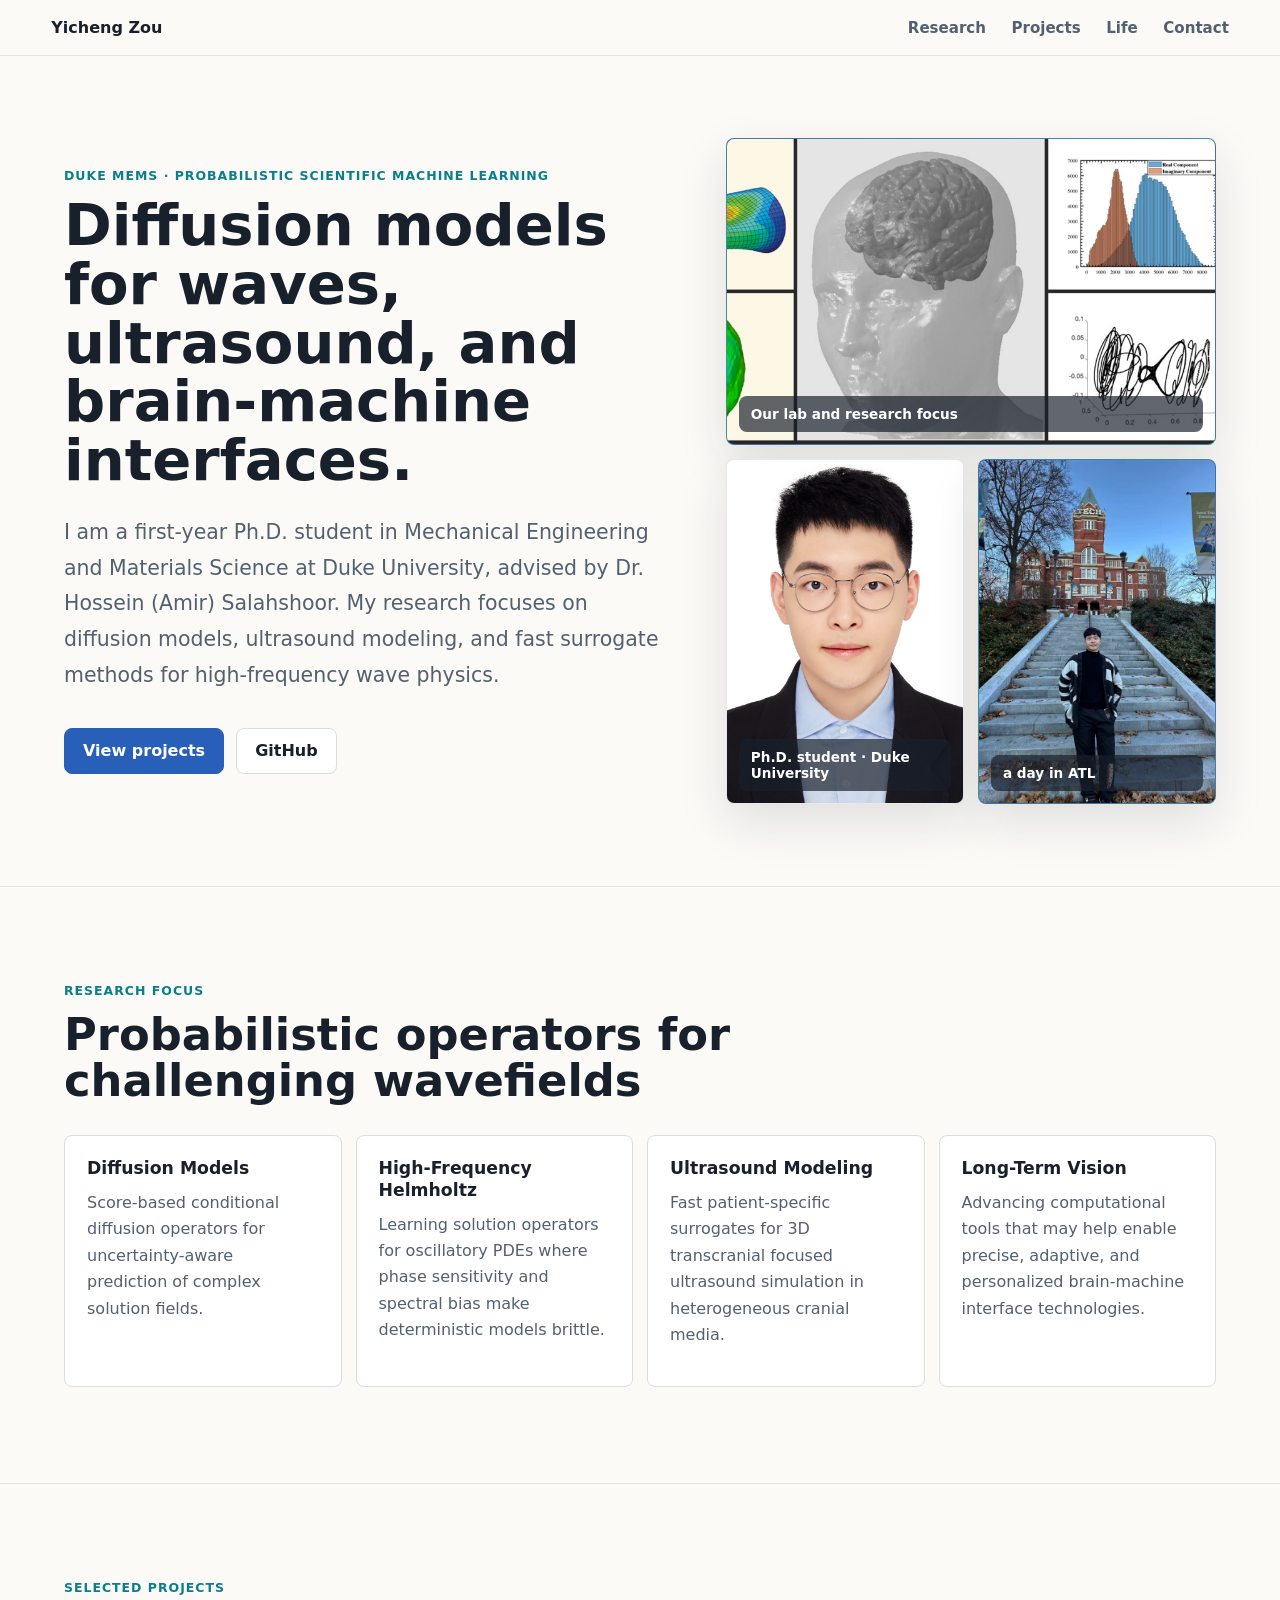
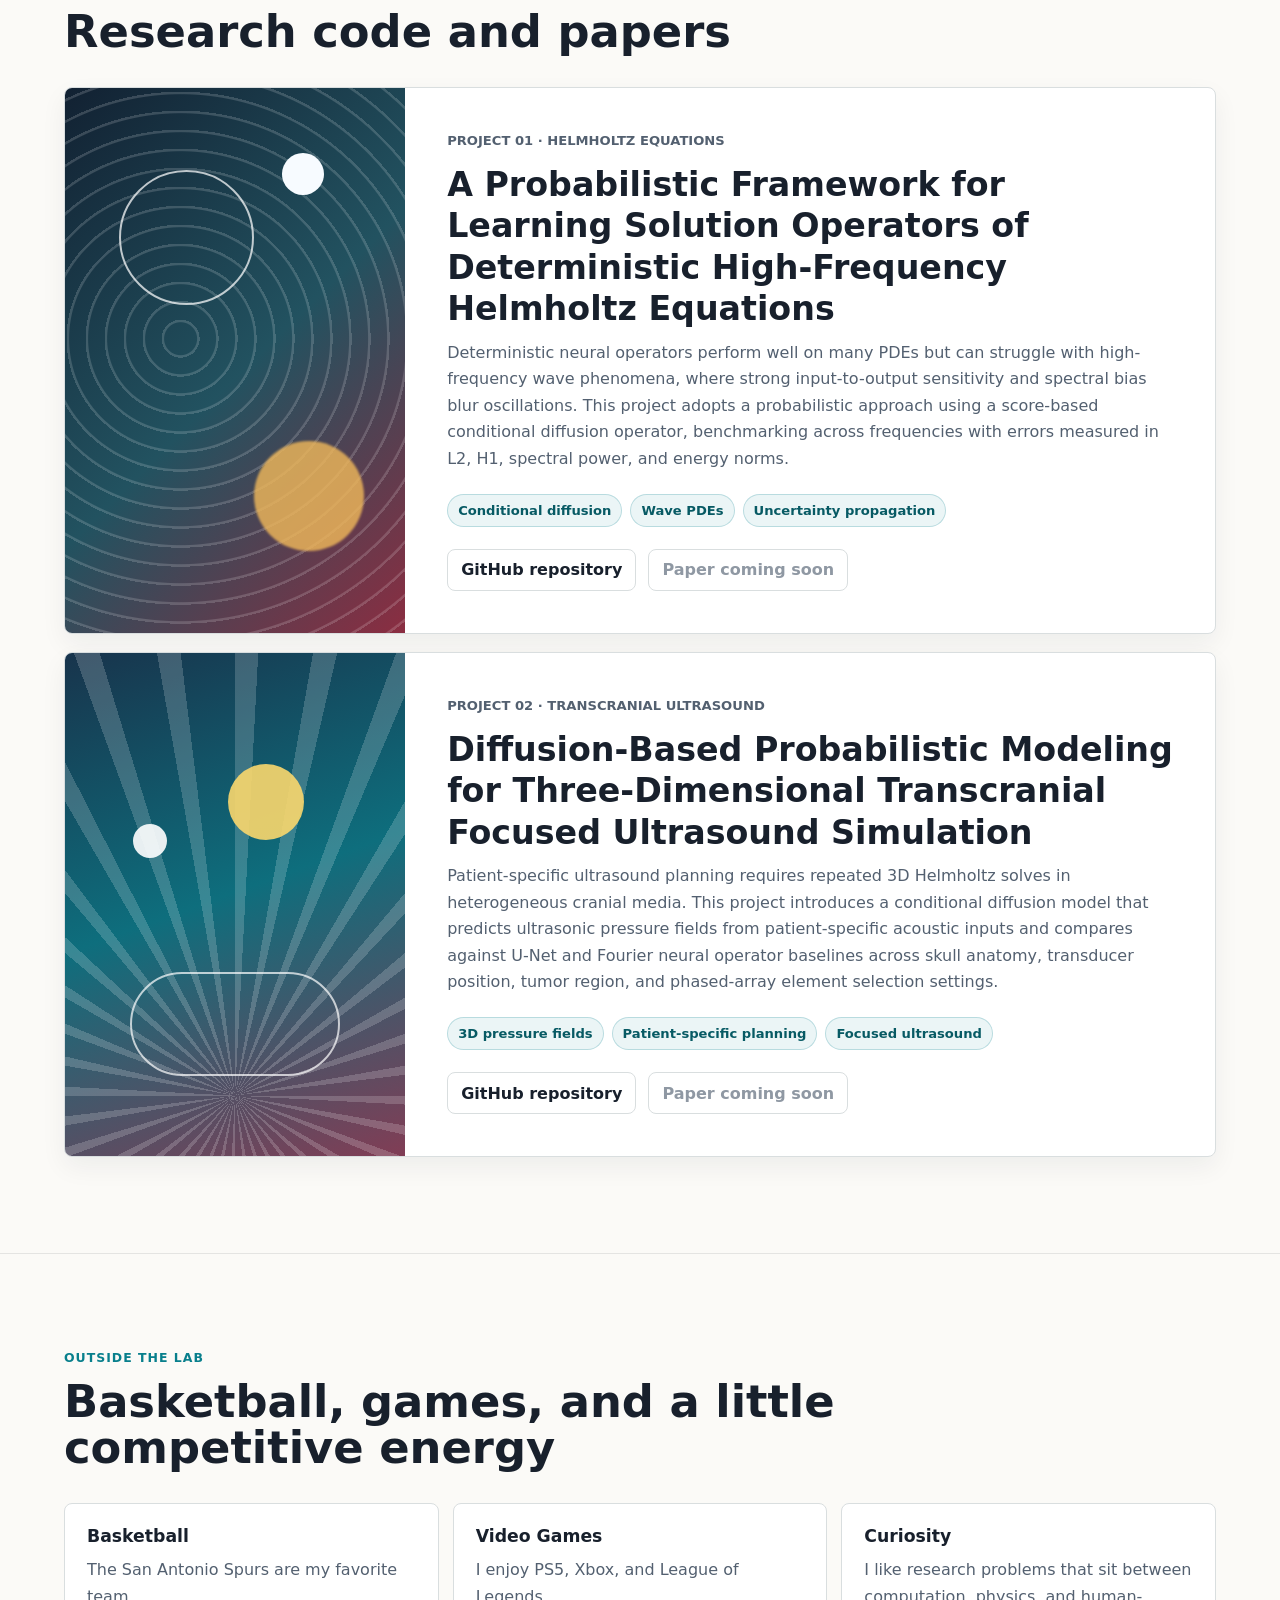
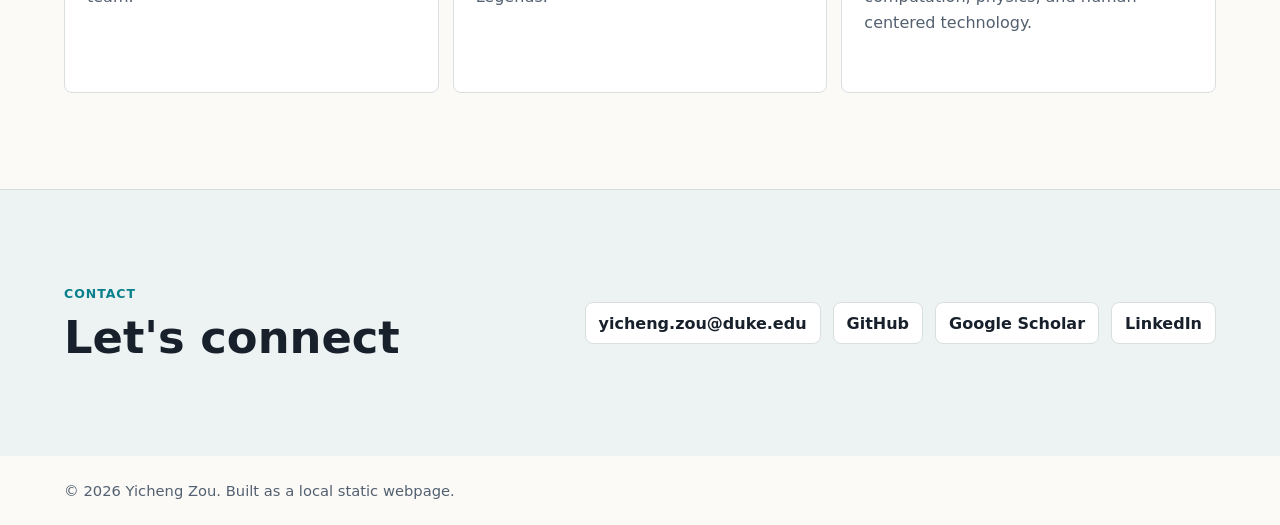
<file: index.html>
<!doctype html>
<html lang="en">
  <head>
    <meta charset="utf-8" />
    <meta name="viewport" content="width=device-width, initial-scale=1" />
    <title>Yicheng Zou | Ph.D. Research Portfolio</title>
    <meta
      name="description"
      content="Personal research portfolio for a Duke Mechanical Engineering and Materials Science Ph.D. student working on diffusion models, Helmholtz equations, and ultrasound modeling."
    />
    <link rel="stylesheet" href="styles.css?v=8" />
  </head>
  <body>
    <header class="site-header">
      <a class="brand" href="#top" aria-label="Home">Yicheng Zou</a>
      <nav aria-label="Primary navigation">
        <a href="#research">Research</a>
        <a href="#projects">Projects</a>
        <a href="#life">Life</a>
        <a href="#contact">Contact</a>
      </nav>
    </header>

    <main id="top">
      <section class="hero" aria-labelledby="hero-title">
        <div class="hero-copy">
          <p class="eyebrow">Duke MEMS &middot; Probabilistic scientific machine learning</p>
          <h1 id="hero-title">Diffusion models for waves, ultrasound, and brain-machine interfaces.</h1>
          <p class="intro">
            I am a first-year Ph.D. student in Mechanical Engineering and Materials Science at Duke University,
            advised by Dr. Hossein (Amir) Salahshoor. My research focuses on diffusion models, ultrasound modeling,
            and fast surrogate methods for high-frequency wave physics.
          </p>
          <div class="hero-actions" aria-label="Profile links">
            <a class="button primary" href="#projects">View projects</a>
            <a class="button secondary" href="https://github.com/YichengZou626" target="_blank" rel="noreferrer">
              GitHub
            </a>
          </div>
        </div>

        <div class="photo-board" aria-label="Photo gallery">
          <figure class="photo-card lab-photo">
            <img src="images/lab.jpg" alt="Lab photo" />
            <figcaption>Our lab and research focus</figcaption>
          </figure>
          <figure class="photo-card profile-photo">
            <img src="images/profile.JPG" alt="Portrait photo of Yicheng Zou" />
            <figcaption>Ph.D. student &middot; Duke University</figcaption>
          </figure>
          <figure class="photo-card life-photo">
            <img src="images/life.JPG" alt="Personal life selfie photo" />
            <figcaption>a day in ATL</figcaption>
          </figure>
        </div>
      </section>

      <section id="research" class="section research-section" aria-labelledby="research-title">
        <div class="section-heading">
          <p class="eyebrow">Research Focus</p>
          <h2 id="research-title">Probabilistic operators for challenging wavefields</h2>
        </div>
        <div class="research-grid">
          <article>
            <h3>Diffusion Models</h3>
            <p>
              Score-based conditional diffusion operators for uncertainty-aware prediction of complex solution fields.
            </p>
          </article>
          <article>
            <h3>High-Frequency Helmholtz</h3>
            <p>
              Learning solution operators for oscillatory PDEs where phase sensitivity and spectral bias make
              deterministic models brittle.
            </p>
          </article>
          <article>
            <h3>Ultrasound Modeling</h3>
            <p>
              Fast patient-specific surrogates for 3D transcranial focused ultrasound simulation in heterogeneous
              cranial media.
            </p>
          </article>
          <article>
            <h3>Long-Term Vision</h3>
            <p>
              Advancing computational tools that may help enable precise, adaptive, and personalized brain-machine
              interface technologies.
            </p>
          </article>
        </div>
      </section>

      <section id="projects" class="section projects-section" aria-labelledby="projects-title">
        <div class="section-heading">
          <p class="eyebrow">Selected Projects</p>
          <h2 id="projects-title">Research code and papers</h2>
        </div>

        <div class="projects">
          <article class="project-card">
            <div class="project-visual helmholtz-visual" aria-hidden="true">
              <span></span>
              <span></span>
              <span></span>
            </div>
            <div class="project-body">
              <p class="project-kicker">Project 01 &middot; Helmholtz equations</p>
              <h3>A Probabilistic Framework for Learning Solution Operators of Deterministic High-Frequency Helmholtz Equations</h3>
              <p>
                Deterministic neural operators perform well on many PDEs but can struggle with high-frequency wave
                phenomena, where strong input-to-output sensitivity and spectral bias blur oscillations. This project
                adopts a probabilistic approach using a score-based conditional diffusion operator, benchmarking across
                frequencies with errors measured in L2, H1, spectral power, and energy norms.
              </p>
              <div class="metric-row" aria-label="Project strengths">
                <span>Conditional diffusion</span>
                <span>Wave PDEs</span>
                <span>Uncertainty propagation</span>
              </div>
              <div class="project-links">
                <a href="https://github.com/YichengZou626/Diffusion-Model-for-High-Frequency-Helmholtz" target="_blank" rel="noreferrer">
                  GitHub repository
                </a>
                <span class="inactive-link">Paper coming soon</span>
              </div>
            </div>
          </article>

          <article class="project-card">
            <div class="project-visual ultrasound-visual" aria-hidden="true">
              <span></span>
              <span></span>
              <span></span>
            </div>
            <div class="project-body">
              <p class="project-kicker">Project 02 &middot; Transcranial ultrasound</p>
              <h3>Diffusion-Based Probabilistic Modeling for Three-Dimensional Transcranial Focused Ultrasound Simulation</h3>
              <p>
                Patient-specific ultrasound planning requires repeated 3D Helmholtz solves in heterogeneous cranial
                media. This project introduces a conditional diffusion model that predicts ultrasonic pressure fields
                from patient-specific acoustic inputs and compares against U-Net and Fourier neural operator baselines
                across skull anatomy, transducer position, tumor region, and phased-array element selection settings.
              </p>
              <div class="metric-row" aria-label="Project strengths">
                <span>3D pressure fields</span>
                <span>Patient-specific planning</span>
                <span>Focused ultrasound</span>
              </div>
              <div class="project-links">
                <a href="https://github.com/YichengZou626/diffusion-probabilistic-3d-tfUS-simulation" target="_blank" rel="noreferrer">
                  GitHub repository
                </a>
                <span class="inactive-link">Paper coming soon</span>
              </div>
            </div>
          </article>
        </div>
      </section>

      <section id="life" class="section life-section" aria-labelledby="life-title">
        <div class="section-heading">
          <p class="eyebrow">Outside the Lab</p>
          <h2 id="life-title">Basketball, games, and a little competitive energy</h2>
        </div>
        <div class="life-grid">
          <article>
            <h3>Basketball</h3>
            <p>The San Antonio Spurs are my favorite team.</p>
          </article>
          <article>
            <h3>Video Games</h3>
            <p>I enjoy PS5, Xbox, and League of Legends.</p>
          </article>
          <article>
            <h3>Curiosity</h3>
            <p>I like research problems that sit between computation, physics, and human-centered technology.</p>
          </article>
        </div>
      </section>

      <section id="contact" class="section contact-section" aria-labelledby="contact-title">
        <div>
          <p class="eyebrow">Contact</p>
          <h2 id="contact-title">Let's connect</h2>
        </div>
        <div class="contact-links">
          <a href="mailto:yicheng.zou@duke.edu">yicheng.zou@duke.edu</a>
          <a href="https://github.com/YichengZou626" target="_blank" rel="noreferrer">GitHub</a>
          <a href="https://scholar.google.com/citations?user=YOUR_ID" target="_blank" rel="noreferrer">Google Scholar</a>
          <a href="https://www.linkedin.com/in/YOUR_LINKEDIN" target="_blank" rel="noreferrer">LinkedIn</a>
        </div>
      </section>
    </main>

    <footer>
      <p>&copy; <span id="year"></span> Yicheng Zou. Built as a local static webpage.</p>
    </footer>

    <script src="script.js"></script>
  </body>
</html>
</file>
<file: styles.css>
:root {
  --ink: #18202c;
  --muted: #536070;
  --paper: #fbfaf7;
  --panel: #ffffff;
  --line: #d9dedf;
  --blue: #285fb8;
  --teal: #087f8c;
  --red: #c04545;
  --gold: #b6842b;
  --shadow: 0 18px 50px rgba(24, 32, 44, 0.12);
}

* {
  box-sizing: border-box;
}

html {
  scroll-behavior: smooth;
}

body {
  margin: 0;
  font-family: system-ui, -apple-system, BlinkMacSystemFont, "Segoe UI", sans-serif;
  color: var(--ink);
  background: var(--paper);
}

a {
  color: inherit;
  text-decoration: none;
}

img {
  display: block;
  width: 100%;
}

.site-header {
  position: sticky;
  top: 0;
  z-index: 10;
  display: flex;
  align-items: center;
  justify-content: space-between;
  gap: 24px;
  padding: 18px clamp(18px, 4vw, 56px);
  border-bottom: 1px solid rgba(24, 32, 44, 0.1);
  background: rgba(251, 250, 247, 0.92);
  backdrop-filter: blur(16px);
}

.brand {
  font-weight: 800;
  letter-spacing: 0;
}

nav {
  display: flex;
  align-items: center;
  gap: clamp(12px, 2vw, 28px);
  color: var(--muted);
  font-size: 0.94rem;
  font-weight: 600;
}

nav a:hover,
.contact-links a:hover,
.project-links a:hover {
  color: var(--blue);
}

.hero {
  display: grid;
  grid-template-columns: minmax(0, 1fr) minmax(340px, 0.82fr);
  gap: clamp(28px, 5vw, 72px);
  align-items: center;
  min-height: calc(100svh - 70px);
  padding: clamp(30px, 5vw, 58px) clamp(18px, 5vw, 72px);
}

.hero-copy {
  max-width: 840px;
}

.eyebrow {
  margin: 0 0 14px;
  color: var(--teal);
  font-size: 0.78rem;
  font-weight: 800;
  letter-spacing: 0.08em;
  text-transform: uppercase;
}

h1,
h2,
h3,
p {
  margin-top: 0;
}

h1 {
  max-width: 860px;
  margin-bottom: 24px;
  font-size: clamp(2.35rem, 4.5vw, 4.5rem);
  line-height: 1.02;
  letter-spacing: 0;
}

h2 {
  margin-bottom: 0;
  font-size: clamp(1.8rem, 3.5vw, 3.8rem);
  line-height: 1.02;
  letter-spacing: 0;
}

h3 {
  margin-bottom: 10px;
  font-size: 1.08rem;
  line-height: 1.25;
  letter-spacing: 0;
}

.intro {
  max-width: 760px;
  color: var(--muted);
  font-size: clamp(1.04rem, 2vw, 1.28rem);
  line-height: 1.75;
}

.hero-actions {
  display: flex;
  flex-wrap: wrap;
  gap: 12px;
  margin-top: 34px;
}

.button {
  display: inline-flex;
  align-items: center;
  justify-content: center;
  min-height: 46px;
  padding: 0 18px;
  border: 1px solid var(--line);
  border-radius: 8px;
  font-weight: 800;
}

.button.primary {
  color: #fff;
  border-color: var(--blue);
  background: var(--blue);
}

.button.secondary {
  background: #fff;
}

.photo-board {
  display: grid;
  grid-template-areas:
    "lab lab"
    "profile life";
  grid-template-columns: repeat(2, minmax(0, 1fr));
  gap: 14px;
  align-items: stretch;
}

.photo-card {
  position: relative;
  min-width: 0;
  min-height: 200px;
  margin: 0;
  overflow: hidden;
  border: 1px solid rgba(24, 32, 44, 0.1);
  border-radius: 8px;
  background:
    linear-gradient(135deg, rgba(40, 95, 184, 0.86), rgba(8, 127, 140, 0.74)),
    repeating-linear-gradient(90deg, rgba(255, 255, 255, 0.18) 0 1px, transparent 1px 18px);
  box-shadow: var(--shadow);
}

.photo-card img {
  height: 100%;
  min-height: inherit;
  object-fit: cover;
}

.photo-card img.is-missing {
  display: none;
}

.photo-card::before {
  content: "Add photo";
  position: absolute;
  inset: 0;
  display: grid;
  place-items: center;
  color: rgba(255, 255, 255, 0.78);
  font-weight: 800;
}

.photo-card:has(img:not(.is-missing))::before {
  content: "";
}

.photo-card figcaption {
  position: absolute;
  right: 12px;
  bottom: 12px;
  left: 12px;
  z-index: 1;
  padding: 10px 12px;
  border-radius: 8px;
  color: #fff;
  background: rgba(24, 32, 44, 0.68);
  font-size: 0.85rem;
  font-weight: 700;
}

.photo-board .lab-photo {
  grid-area: lab;
  height: clamp(240px, 24vw, 320px);
  min-height: 0;
}

.lab-photo img {
  object-position: center center;
}

.profile-photo {
  grid-area: profile;
  background: #fff;
}

.life-photo {
  grid-area: life;
}

.profile-photo,
.life-photo {
  height: clamp(285px, 27vw, 350px);
  min-height: 0;
}

.profile-photo img {
  object-fit: cover;
  object-position: center 28%;
}

.life-photo img {
  object-position: center center;
}

.section {
  padding: clamp(54px, 8vw, 96px) clamp(18px, 5vw, 72px);
  border-top: 1px solid rgba(24, 32, 44, 0.1);
}

.section-heading {
  max-width: 860px;
  margin-bottom: 32px;
}

.research-grid,
.life-grid {
  display: grid;
  gap: 14px;
}

.research-grid {
  grid-template-columns: repeat(4, minmax(0, 1fr));
}

.life-grid {
  grid-template-columns: repeat(3, minmax(0, 1fr));
}

.research-grid article,
.life-grid article {
  min-height: 190px;
  padding: 22px;
  border: 1px solid var(--line);
  border-radius: 8px;
  background: var(--panel);
}

.research-grid p,
.life-grid p,
.project-card p {
  color: var(--muted);
  line-height: 1.65;
}

.projects {
  display: grid;
  gap: 18px;
}

.project-card {
  display: grid;
  grid-template-columns: minmax(250px, 0.42fr) minmax(0, 1fr);
  overflow: hidden;
  border: 1px solid var(--line);
  border-radius: 8px;
  background: var(--panel);
  box-shadow: 0 10px 26px rgba(24, 32, 44, 0.06);
}

.project-visual {
  position: relative;
  min-height: 360px;
  overflow: hidden;
  background: #101923;
}

.project-visual span {
  position: absolute;
  display: block;
  border-radius: 999px;
}

.helmholtz-visual {
  background:
    repeating-radial-gradient(circle at 34% 46%, transparent 0 16px, rgba(255, 255, 255, 0.16) 17px 19px),
    linear-gradient(135deg, #122132, #225260 52%, #8b2d41);
}

.helmholtz-visual span:nth-child(1) {
  inset: 15% auto auto 16%;
  width: 135px;
  aspect-ratio: 1;
  border: 2px solid rgba(255, 255, 255, 0.72);
}

.helmholtz-visual span:nth-child(2) {
  right: 12%;
  bottom: 15%;
  width: 110px;
  aspect-ratio: 1;
  background: rgba(242, 185, 91, 0.8);
  filter: blur(1px);
}

.helmholtz-visual span:nth-child(3) {
  right: 24%;
  top: 12%;
  width: 42px;
  aspect-ratio: 1;
  background: #f7fbff;
}

.ultrasound-visual {
  background:
    radial-gradient(circle at 50% 72%, rgba(255, 255, 255, 0.8), transparent 0 4px, transparent 5px),
    repeating-conic-gradient(from -30deg at 50% 88%, rgba(255, 255, 255, 0.18) 0 3deg, transparent 3deg 10deg),
    linear-gradient(160deg, #18344c, #0e6e7d 48%, #813d55);
}

.ultrasound-visual span:nth-child(1) {
  left: 50%;
  bottom: 16%;
  width: 210px;
  height: 104px;
  border: 2px solid rgba(255, 255, 255, 0.7);
  transform: translateX(-50%);
}

.ultrasound-visual span:nth-child(2) {
  left: 48%;
  top: 22%;
  width: 76px;
  aspect-ratio: 1;
  background: rgba(250, 215, 109, 0.9);
}

.ultrasound-visual span:nth-child(3) {
  left: 20%;
  top: 34%;
  width: 34px;
  aspect-ratio: 1;
  background: rgba(255, 255, 255, 0.9);
}

.project-body {
  padding: clamp(24px, 4vw, 42px);
}

.project-kicker {
  margin-bottom: 12px;
  color: var(--red);
  font-size: 0.82rem;
  font-weight: 800;
  text-transform: uppercase;
}

.project-body h3 {
  max-width: 920px;
  font-size: clamp(1.3rem, 2.6vw, 2.35rem);
}

.metric-row {
  display: flex;
  flex-wrap: wrap;
  gap: 8px;
  margin: 22px 0;
}

.metric-row span {
  padding: 8px 10px;
  border: 1px solid rgba(8, 127, 140, 0.22);
  border-radius: 999px;
  color: #075a64;
  background: rgba(8, 127, 140, 0.08);
  font-size: 0.82rem;
  font-weight: 800;
}

.project-links,
.contact-links {
  display: flex;
  flex-wrap: wrap;
  gap: 12px;
}

.project-links a,
.project-links .inactive-link,
.contact-links a {
  display: inline-flex;
  align-items: center;
  min-height: 42px;
  padding: 0 13px;
  border: 1px solid var(--line);
  border-radius: 8px;
  background: #fff;
  font-weight: 800;
}

.project-links .inactive-link {
  color: #8f98a3;
}

.contact-section {
  display: flex;
  align-items: center;
  justify-content: space-between;
  gap: 24px;
  background: #edf3f2;
}

footer {
  padding: 26px clamp(18px, 5vw, 72px);
  color: var(--muted);
  font-size: 0.92rem;
}

footer p {
  margin: 0;
}

@media (max-width: 980px) {
  .hero,
  .project-card,
  .contact-section {
    grid-template-columns: 1fr;
  }

  .hero {
    min-height: auto;
  }

  .research-grid,
  .life-grid {
    grid-template-columns: repeat(2, minmax(0, 1fr));
  }

  .project-visual {
    min-height: 250px;
  }
}

@media (max-width: 680px) {
  .site-header {
    align-items: flex-start;
    flex-direction: column;
  }

  nav {
    width: 100%;
    justify-content: space-between;
    gap: 10px;
    font-size: 0.86rem;
  }

  .research-grid,
  .life-grid {
    grid-template-columns: 1fr;
  }

  .photo-board {
    display: grid;
    grid-template-areas:
      "lab lab"
      "profile life";
    grid-template-columns: repeat(2, minmax(0, 1fr));
    gap: 10px;
  }

  .photo-board .lab-photo {
    height: 170px;
    min-height: 0;
  }

  .profile-photo,
  .life-photo {
    height: 235px;
    min-height: 0;
  }

  .photo-card {
    min-height: 165px;
  }

  .photo-card figcaption {
    right: 8px;
    bottom: 8px;
    left: 8px;
    padding: 8px 9px;
    font-size: 0.74rem;
  }

  .project-body {
    padding: 22px;
  }

  .contact-section {
    align-items: flex-start;
  }

  .hero {
    gap: 22px;
    padding-top: 26px;
    padding-bottom: 36px;
  }

  h1 {
    margin-bottom: 18px;
    font-size: 2.05rem;
    line-height: 1.06;
  }

  .intro {
    font-size: 0.98rem;
    line-height: 1.6;
  }

  .hero-actions {
    margin-top: 22px;
  }
}
</file>
